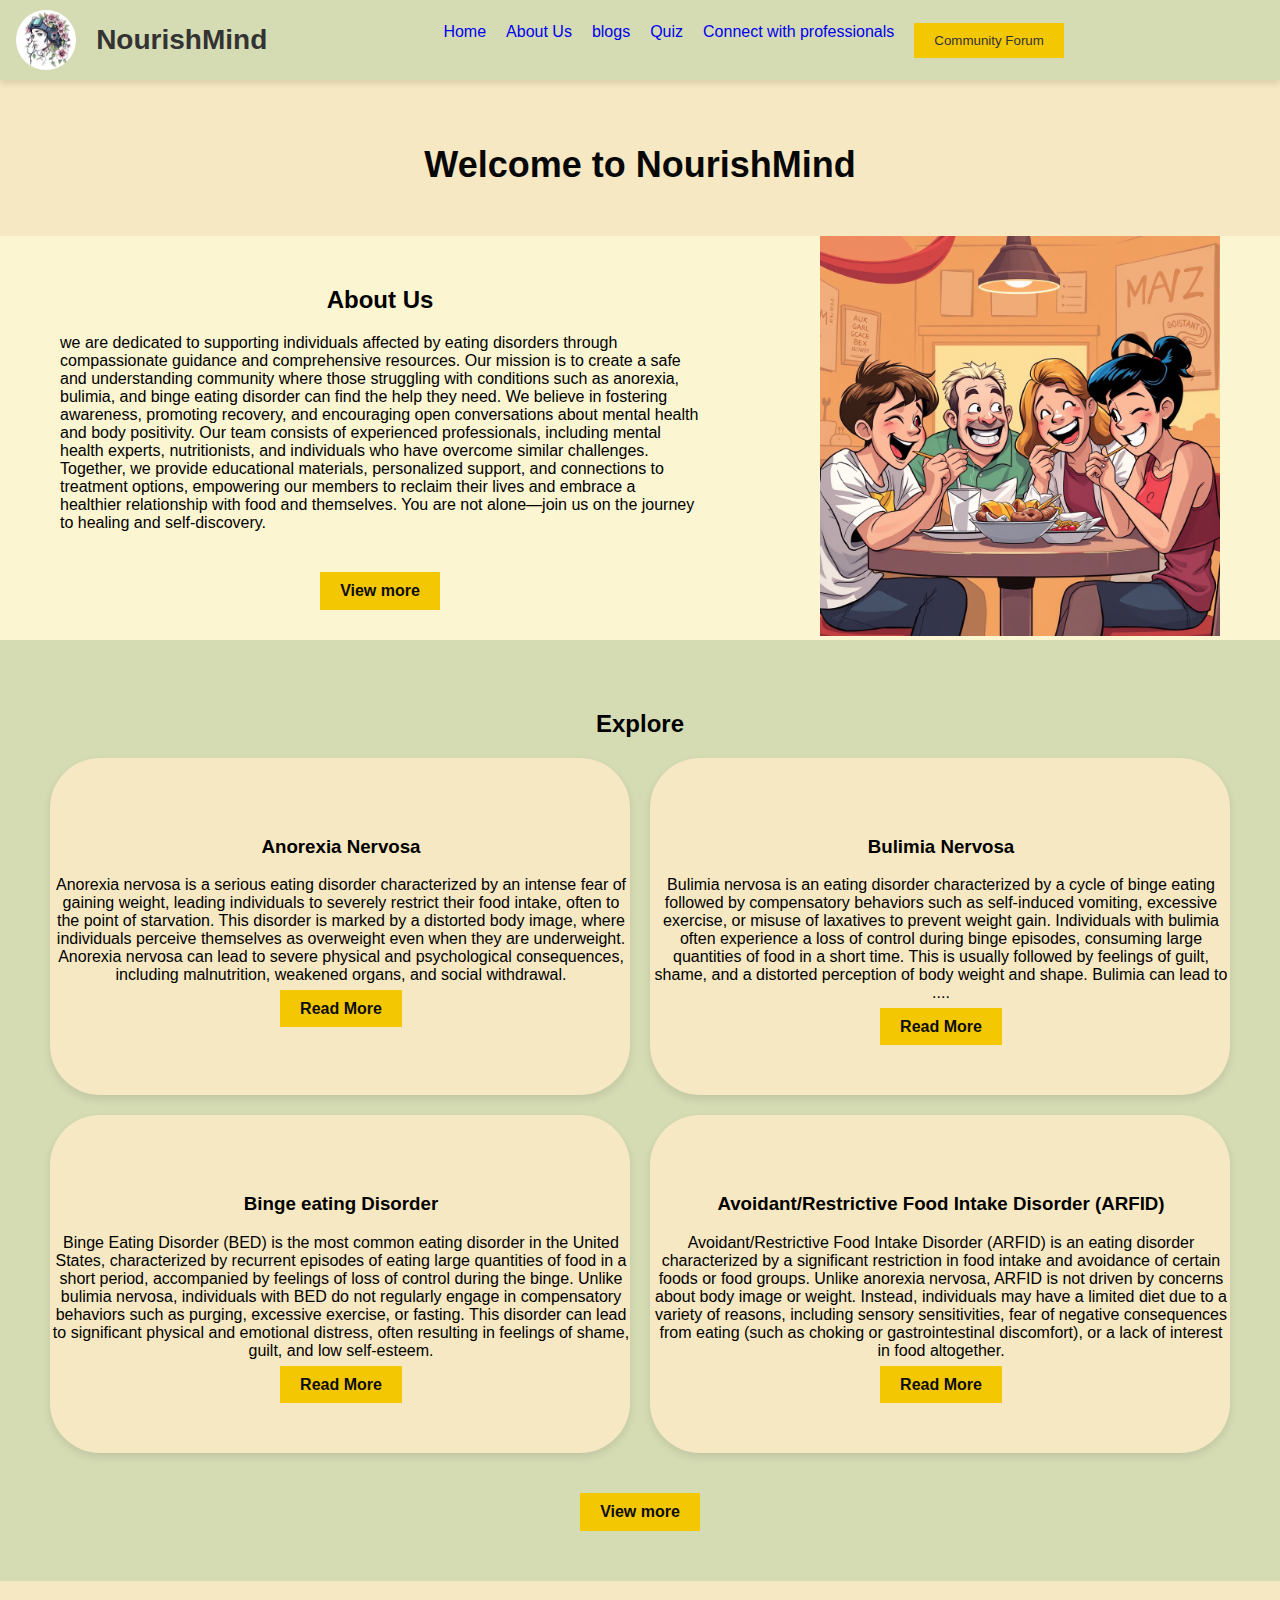
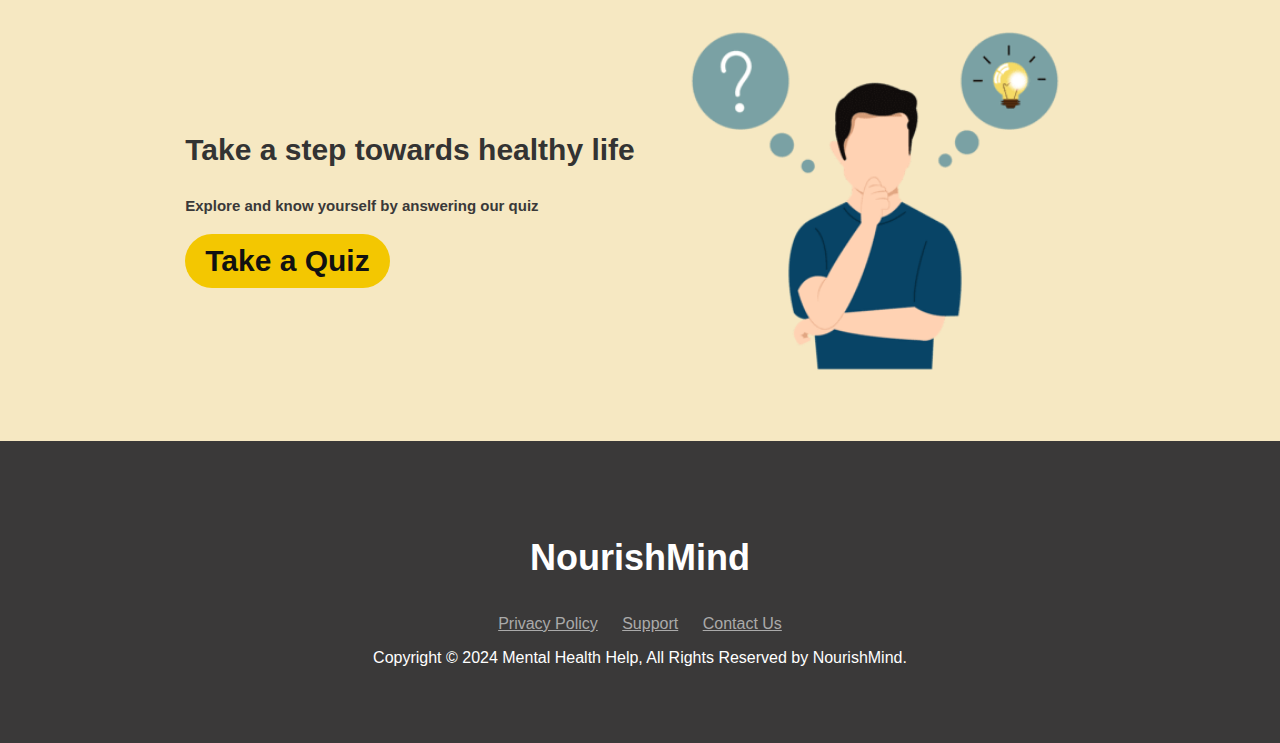
<file: index.html>
<!DOCTYPE html>
<html lang="en">
<head>
    <meta charset="UTF-8">
    <meta name="viewport" content="width=device-width, initial-scale=1.0">
    <title>NourishMind - Home</title>
    <link rel="stylesheet" href="homepage.css">
</head>
<body>
    <nav>
        <a  class="logo">
            <img src="Images/headh.png" alt="Logo" class="logo-image">
           
            <span>NourishMind</span>
        </a>
        <div class="links">
            <a href="index.html">Home</a>
            <a href="aboutUs.html">About Us</a>
            <a href="blog.html">blogs</a>
            <a href="quiz.html">Quiz</a>
            <a href="connect.html"> Connect with professionals</a>
            <a href="communtiy.html">
                <button class="cta">Community Forum</button>
            </a>
        </div>
    </nav>
       
    </nav>
    </div>
    <header class="header">
        <h1>Welcome to NourishMind</h1>
      
    </header>
    
        


    <!-- About Section -->
    <section class="about">
        <div class="about-text">
            <h2>About Us</h2>
            <p>we are dedicated to supporting individuals affected by eating disorders through compassionate guidance and comprehensive resources. Our mission is to create a safe and understanding community where those struggling with conditions such as anorexia, bulimia, and binge eating disorder can find the help they need. We believe in fostering awareness, promoting recovery, and encouraging open conversations about mental health and body positivity. Our team consists of experienced professionals, including mental health experts, nutritionists, and individuals who have overcome similar challenges. Together, we provide educational materials, personalized support, and connections to treatment options, empowering our members to reclaim their lives and embrace a healthier relationship with food and themselves. You are not alone—join us on the journey to healing and self-discovery.</p>
            <div class="view-more">
                <a href="#" class="btn"> View more </a>
            </div>
        </div>
      
        <div class="about-image">
            <img src="Images/group.png" alt="NourishMind About Us">
        </div>
    
        
        
    </section>

   
    <section class="blogs">
        <h2>Explore</h2>
        <div class="article-list">
            <div class="article-box">
            
                <div class="article-info">
                    <h3>Anorexia Nervosa</h3>
                    <p>Anorexia nervosa is a serious eating disorder characterized by an intense fear of gaining weight, leading individuals to severely restrict their food intake, often to the point of starvation. This disorder is marked by a distorted body image, where individuals perceive themselves as overweight even when they are underweight. Anorexia nervosa can lead to severe physical and psychological consequences, including malnutrition, weakened organs, and social withdrawal. </p>
                    <a href="#" class="btn">Read More</a>
                </div>
                </div>

               <div class="article-box">
                <div class="article-info">
                    <h3>Bulimia Nervosa</h3>
                    <p>Bulimia nervosa is an eating disorder characterized by a cycle of binge eating followed by compensatory behaviors such as self-induced vomiting, excessive exercise, or misuse of laxatives to prevent weight gain. Individuals with bulimia often experience a loss of control during binge episodes, consuming large quantities of food in a short time. This is usually followed by feelings of guilt, shame, and a distorted perception of body weight and shape. Bulimia can lead to ....</p>
                    <a href="#" class="btn">Read More</a>

                </div>
            </div>
            <div class="article-box">
                <div class="article-info">
                    <h3>Binge eating Disorder</h3>
                    <p>Binge Eating Disorder (BED) is the most common eating disorder in the United States, characterized by recurrent episodes of eating large quantities of food in a short period, accompanied by feelings of loss of control during the binge. Unlike bulimia nervosa, individuals with BED do not regularly engage in compensatory behaviors such as purging, excessive exercise, or fasting. This disorder can lead to significant physical and emotional distress, often resulting in feelings of shame, guilt, and low self-esteem.</p>
                    <a href="#" class="btn">Read More</a>

                </div>

            </div>
            <div class="article-box">
                <div class="article-info">
                    <h3>Avoidant/Restrictive Food Intake Disorder (ARFID)</h3>
                    <p>Avoidant/Restrictive Food Intake Disorder (ARFID) is an eating disorder characterized by a significant restriction in food intake and avoidance of certain foods or food groups. Unlike anorexia nervosa, ARFID is not driven by concerns about body image or weight. Instead, individuals may have a limited diet due to a variety of reasons, including sensory sensitivities, fear of negative consequences from eating (such as choking or gastrointestinal discomfort), or a lack of interest in food altogether.</p>
                    <a href="#" class="btn">Read More</a>
</div>
                </div>

            </div>
            <div class="view-more">
                <a href="blog.html" class="btn"> View more </a>
            </div>
    </section>
  
    <section class="quizz">

        <div class="left">
            <h3> Take a step towards healthy life  <h3> 
                <p> Explore and know yourself by answering  our quiz</p>
                <a href ="quiz.html" class="quiz-button">
                    <i class='bx bx-question-mark'></i>                <span>Take a Quiz</span>
                </a>
            </div>
            <img src="Images/think.png" alt="take a quiz">
          
       
       
    </section>
    
      
      
        <footer>
            <h3>NourishMind</h3>
            <div class="right">
                <div class="links">
                    <a href="#">Privacy Policy</a>
                    <a href="#">Support</a>
                    <a href="#">Contact Us</a>
                </div>
   
            
            <p>Copyright © 2024 Mental Health Help, All Rights Reserved by NourishMind.</p>
        </div>
    </footer>

</body>
</html>
</file>
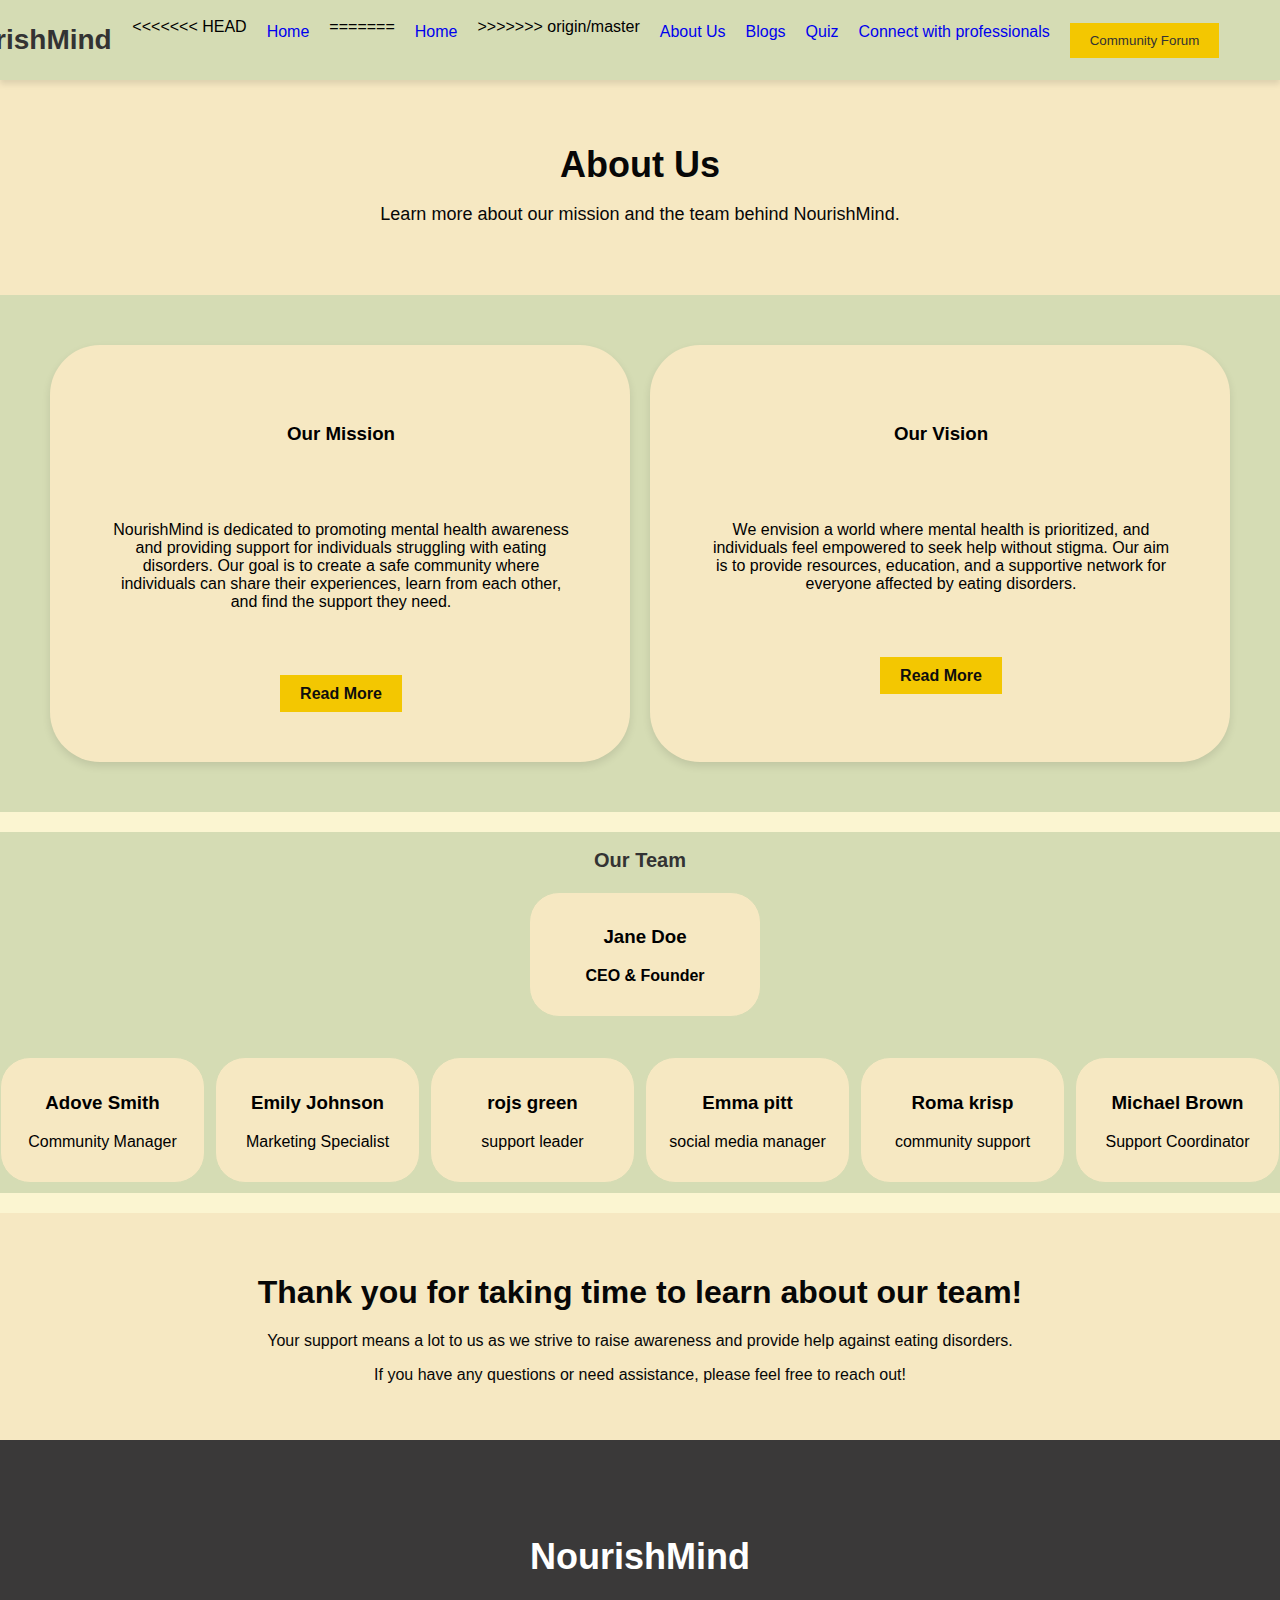
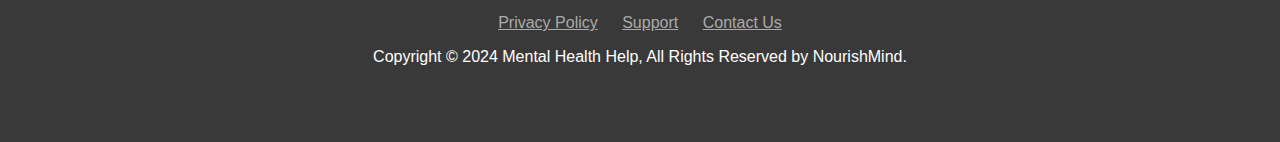
<file: aboutUs.html>
<!DOCTYPE html>
<html lang="en">
<head>
    <meta charset="UTF-8">
    <meta name="viewport" content="width=device-width, initial-scale=1.0">
    <title>NourishMind - Home</title>
    <link rel="stylesheet" href="blog.css">
</head>
<body>
    <nav>
        <a  class="logo">
            <img src="Images/headh.png" alt="Logo" class="logo-image">
           
            <span>NourishMind</span>
        </a>
        <div class="links">
<<<<<<< HEAD
            <a href="index.html">Home</a>
=======
            <a href="Homepage.html">Home</a>
>>>>>>> origin/master
            <a href="#">About Us</a>
            <a href="blog.html">Blogs</a>
            <a href="quiz.html">Quiz</a>
            <a href="connect.html"> Connect with professionals</a>
            <a href="communtiy.html">
                <button class="cta">Community Forum</button>
            </a>
            
        </div>
    </nav>
</div> 
<header class="header">
    <h1>About Us</h1>
    <p>Learn more about our mission and the team behind NourishMind.</p>
</header>

    <section class="blogs">
        
        <div class="article-list">
            <div class="article-box">
            
                <div class="article-info">
                    <h3>Our Mission </h3>
                    <p>NourishMind is dedicated to promoting mental health awareness and providing support for individuals struggling with eating disorders. Our goal is to create a safe community where individuals can share their experiences, learn from each other, and find the support they need. </p>
                    <a href="#" class="btn">Read More</a>
                </div>
                </div>

                <div class="article-box">
            
                    <div class="article-info">
                        <h3>Our Vision  </h3>
                        <p>We envision a world where mental health is prioritized, and individuals feel empowered to seek help without stigma. Our aim is to provide resources, education, and a supportive network for everyone affected by eating disorders. </p>
                        <a href="#" class="btn">Read More</a>
                    </div>
                    </div>
                    </div>
                    </section>

             
<section class="team">

    <section class="teamm">
        <h2>Our Team </h2>  
    </section>
    <div class="team-member ceo">
        <h3>Jane Doe</h3>
        <p>CEO & Founder</p>
    </div>
    <div class="team-members">
        <div class="team-member">
            <h3>Adove Smith</h3>
            <p>Community Manager</p>
        </div>
        <div class="team-member">
            <h3>Emily Johnson</h3>
            <p>Marketing Specialist</p>
        </div>
        <div class="team-member">
            <h3>rojs green</h3>
            <p>support leader</p>
        </div>
        <div class="team-member">
            <h3>Emma pitt</h3>
            <p>social media manager</p>
        </div>
        <div class="team-member">
            <h3>Roma krisp </h3>
            <p>community support </p>
        </div>
        <div class="team-member">
            <h3>Michael Brown</h3>
            <p>Support Coordinator</p>
        </div>
    </div>

</div>
    
</section>
<section class="thank-you">
    <h1>Thank you for taking time to learn about our team! </h1>
    <p>Your support means a lot to us as we strive to raise awareness and provide help against eating disorders.</p>
    <p>If you have any questions or need assistance, please feel free to reach out!</p>
</section>
<footer>
    <h3>NourishMind</h3>
    <div class="right">
        <div class="links">
            <a href="#">Privacy Policy</a>
            <a href="#">Support</a>
            <a href="#">Contact Us</a>
        </div>

    
    <p>Copyright © 2024 Mental Health Help, All Rights Reserved by NourishMind.</p>
</div>
</footer>

</body>
</html>
</file>
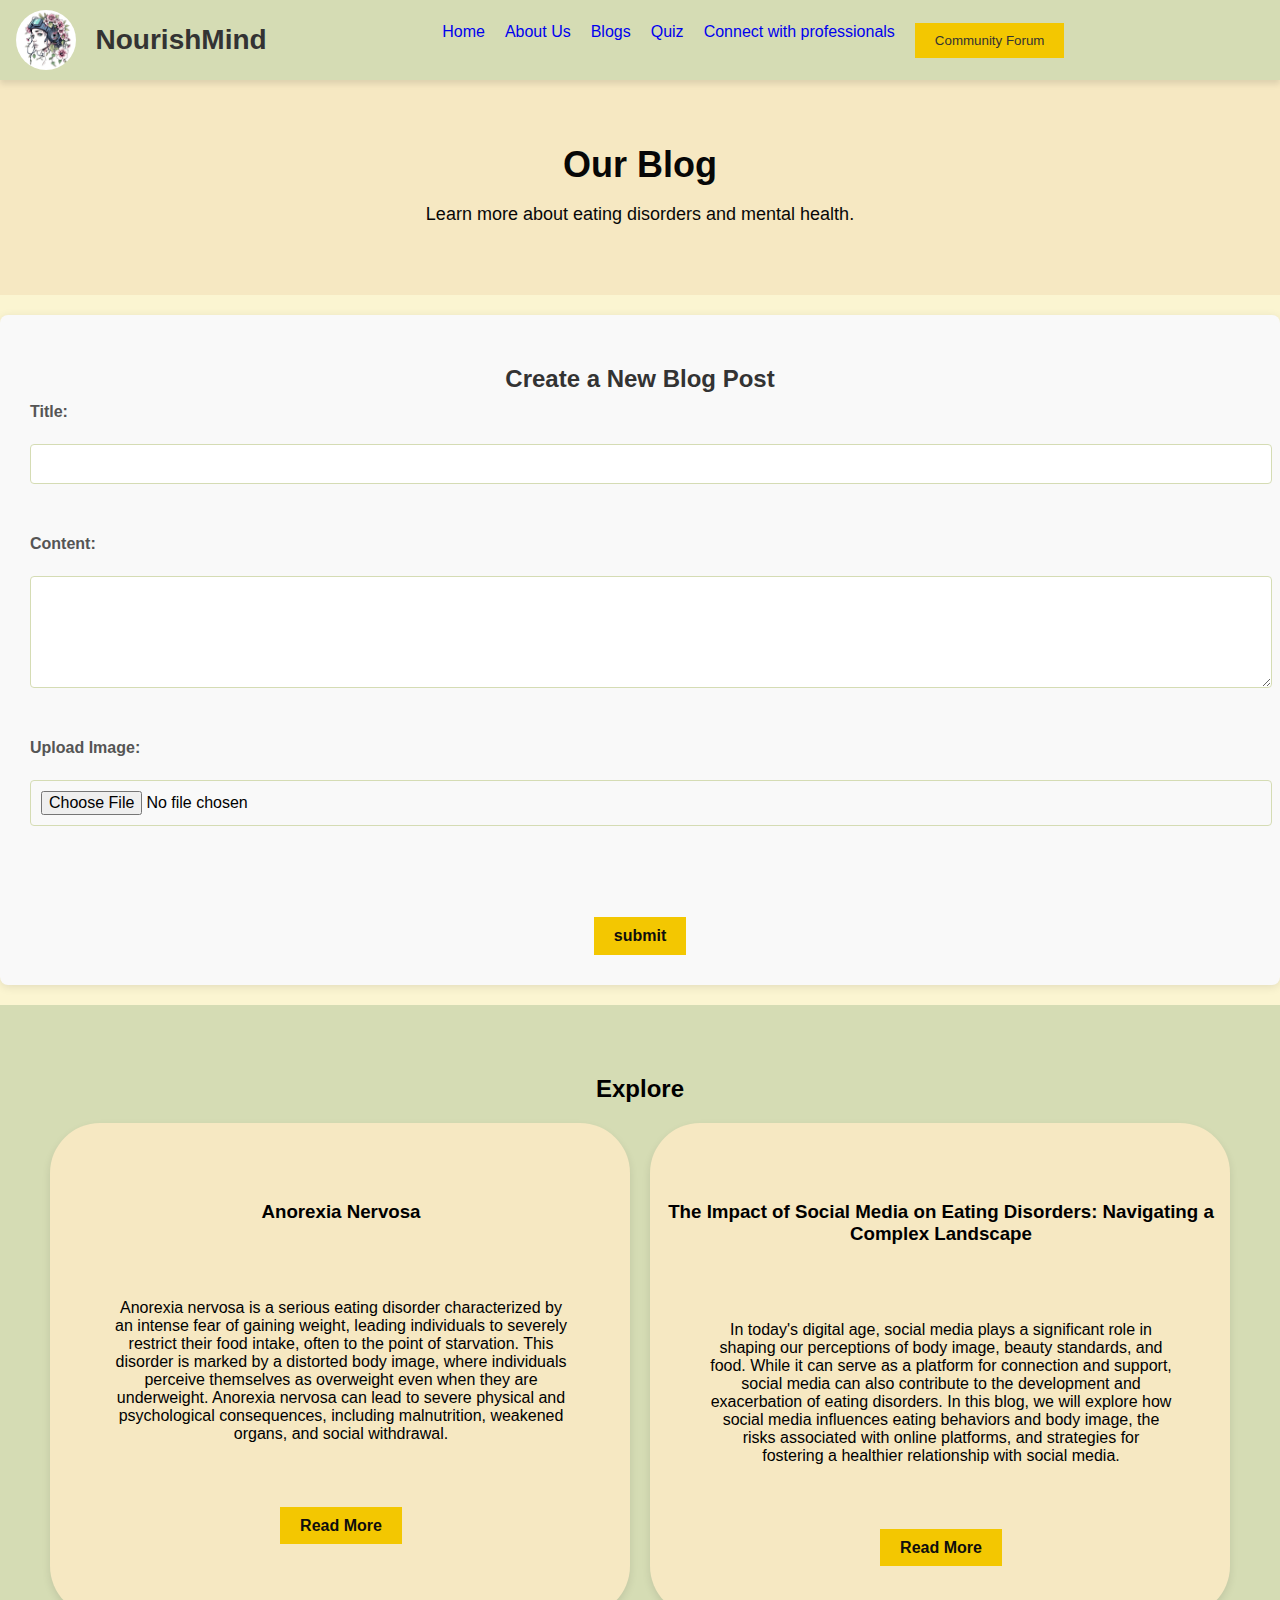
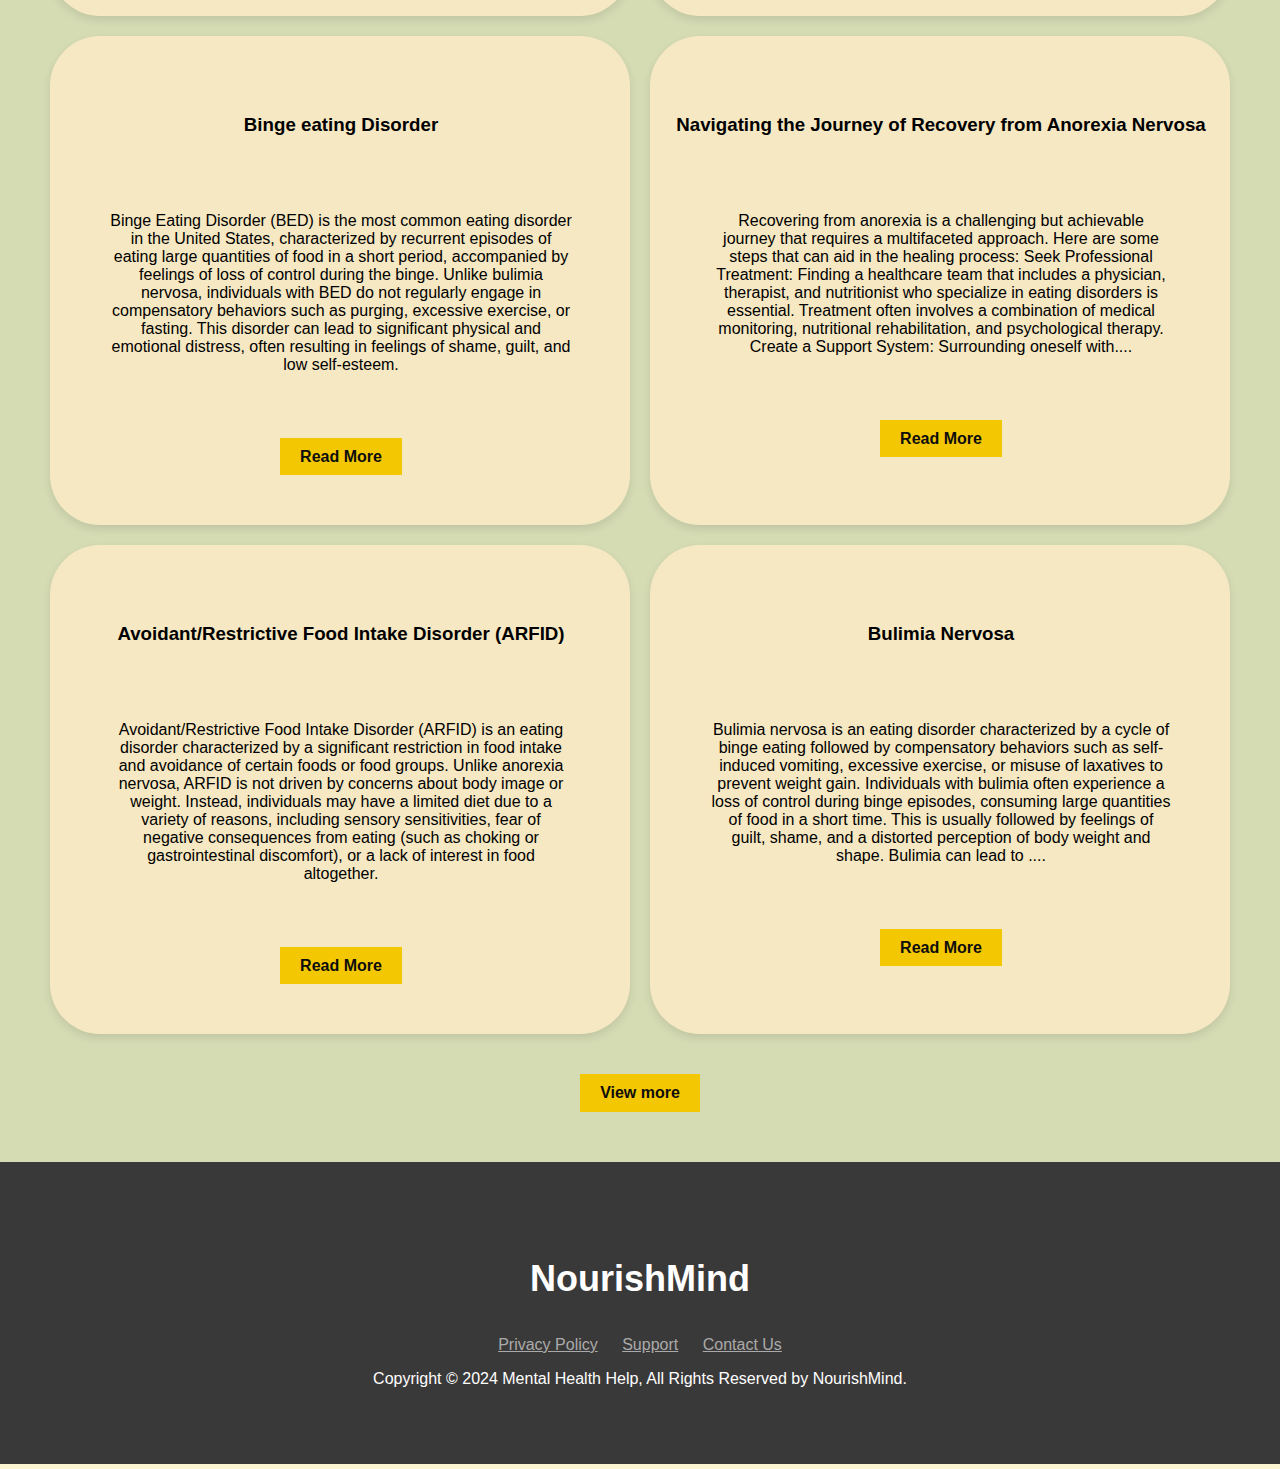
<file: blog.html>
<!DOCTYPE html>
<html lang="en">
<head>
    <meta charset="UTF-8">
    <meta name="viewport" content="width=device-width, initial-scale=1.0">
    <title>NourishMind - Home</title>
    <link rel="stylesheet" href="blog.css">
</head>
<body>
    <nav>
        <a  class="logo">
            <img src="Images/headh.png" alt="Logo" class="logo-image">
           
            <span>NourishMind</span>
        </a>
        <div class="links">
            <a href="index.html">Home</a>
            <a href="aboutUs.html">About Us</a>
            <a href="blog.html">Blogs</a>
            <a href="quiz.html">Quiz</a>
            <a href="connect.html"> Connect with professionals</a>
            <a href="communtiy.html">
                <button class="cta">Community Forum</button>
            </a>
            
        </div>
    </nav>
    </div>

    <header class="header">
        <h1>Our Blog</h1>
        <p>Learn more about eating disorders and mental health.</p>
    </header>
    <section class="create-post">
        <h2>Create a New Blog Post</h2>
        <form action="#" method="post" enctype="multipart/form-data" class="create-post-form">
            <label for="title">Title:</label><br>
            <input type="text" id="title" name="title" required><br><br>

            <label for="content">Content:</label><br>
            <textarea id="content" name="content" rows="5" required></textarea><br><br>

            <label for="image">Upload Image:</label><br>
            <input type="file" id="image" name="image" accept="image/*" required><br><br>

            <div class="view-more">
                <a href="blog.html" class="btn"> submit </a>
            </div>
        </form>
    </section>
    <section class="blogs">
        <h2>Explore</h2>
        <div class="article-list">
            <div class="article-box">
            
                <div class="article-info">
                    <h3>Anorexia Nervosa</h3>
                    <p>Anorexia nervosa is a serious eating disorder characterized by an intense fear of gaining weight, leading individuals to severely restrict their food intake, often to the point of starvation. This disorder is marked by a distorted body image, where individuals perceive themselves as overweight even when they are underweight. Anorexia nervosa can lead to severe physical and psychological consequences, including malnutrition, weakened organs, and social withdrawal. </p>
                    <a href="#" class="btn">Read More</a>
                </div>
                </div>

               <div class="article-box">
                <div class="article-info">
                    <h3>The Impact of Social Media on Eating Disorders: Navigating a Complex Landscape
                      </h3>
                    <p>In today's digital age, social media plays a significant role in shaping our perceptions of body image, beauty standards, and food. While it can serve as a platform for connection and support, social media can also contribute to the development and exacerbation of eating disorders. In this blog, we will explore how social media influences eating behaviors and body image, the risks associated with online platforms, and strategies for fostering a healthier relationship with social media.</p>
                    <a href="#" class="btn">Read More</a>

                </div>
            </div>
            <div class="article-box">
                <div class="article-info">
                    <h3>Binge eating Disorder</h3>
                    <p>Binge Eating Disorder (BED) is the most common eating disorder in the United States, characterized by recurrent episodes of eating large quantities of food in a short period, accompanied by feelings of loss of control during the binge. Unlike bulimia nervosa, individuals with BED do not regularly engage in compensatory behaviors such as purging, excessive exercise, or fasting. This disorder can lead to significant physical and emotional distress, often resulting in feelings of shame, guilt, and low self-esteem.</p>
                    <a href="#" class="btn">Read More</a>

                </div>

            </div>
            <div class="article-box">
                <div class="article-info">
                    <h3>Navigating the Journey of Recovery from Anorexia Nervosa
                        </h3>
                    <p>Recovering from anorexia is a challenging but achievable journey that requires a multifaceted approach. Here are some steps that can aid in the healing process: Seek Professional Treatment: Finding a healthcare team that includes a physician, therapist, and nutritionist who specialize in eating disorders is essential. Treatment often involves a combination of medical monitoring, nutritional rehabilitation, and psychological therapy. Create a Support System: Surrounding oneself with....</p>
                    <a href="#" class="btn">Read More</a>
</div>
                </div>
                <div class="article-box">
                    <div class="article-info">
                        <h3>Avoidant/Restrictive Food Intake Disorder (ARFID) </h3>
                        <p>Avoidant/Restrictive Food Intake Disorder (ARFID) is an eating disorder characterized by a significant restriction in food intake and avoidance of certain foods or food groups. Unlike anorexia nervosa, ARFID is not driven by concerns about body image or weight. Instead, individuals may have a limited diet due to a variety of reasons, including sensory sensitivities, fear of negative consequences from eating (such as choking or gastrointestinal discomfort), or a lack of interest in food altogether.</p>
                        <a href="#" class="btn">Read More</a>
    </div>
                    </div>
          
            <div class="article-box">
                <div class="article-info">
                    <h3>  Bulimia Nervosa </h3>
                    <p>Bulimia nervosa is an eating disorder characterized by a cycle of binge eating followed by compensatory behaviors such as self-induced vomiting, excessive exercise, or misuse of laxatives to prevent weight gain. Individuals with bulimia often experience a loss of control during binge episodes, consuming large quantities of food in a short time. This is usually followed by feelings of guilt, shame, and a distorted perception of body weight and shape. Bulimia can lead to ....</p>
                    <a href="#" class="btn">Read More</a>
</div>
                </div>
        </div>
            <div class="view-more">
                <a href="blog.html" class="btn"> View more </a>
            </div>
    </section>

    <footer>
        <h3>NourishMind</h3>
        <div class="right">
            <div class="links">
                <a href="#">Privacy Policy</a>
                <a href="#">Support</a>
                <a href="#">Contact Us</a>
            </div>

        
        <p>Copyright © 2024 Mental Health Help, All Rights Reserved by NourishMind.</p>
    </div>
</footer>

</body>
</html>
</file>
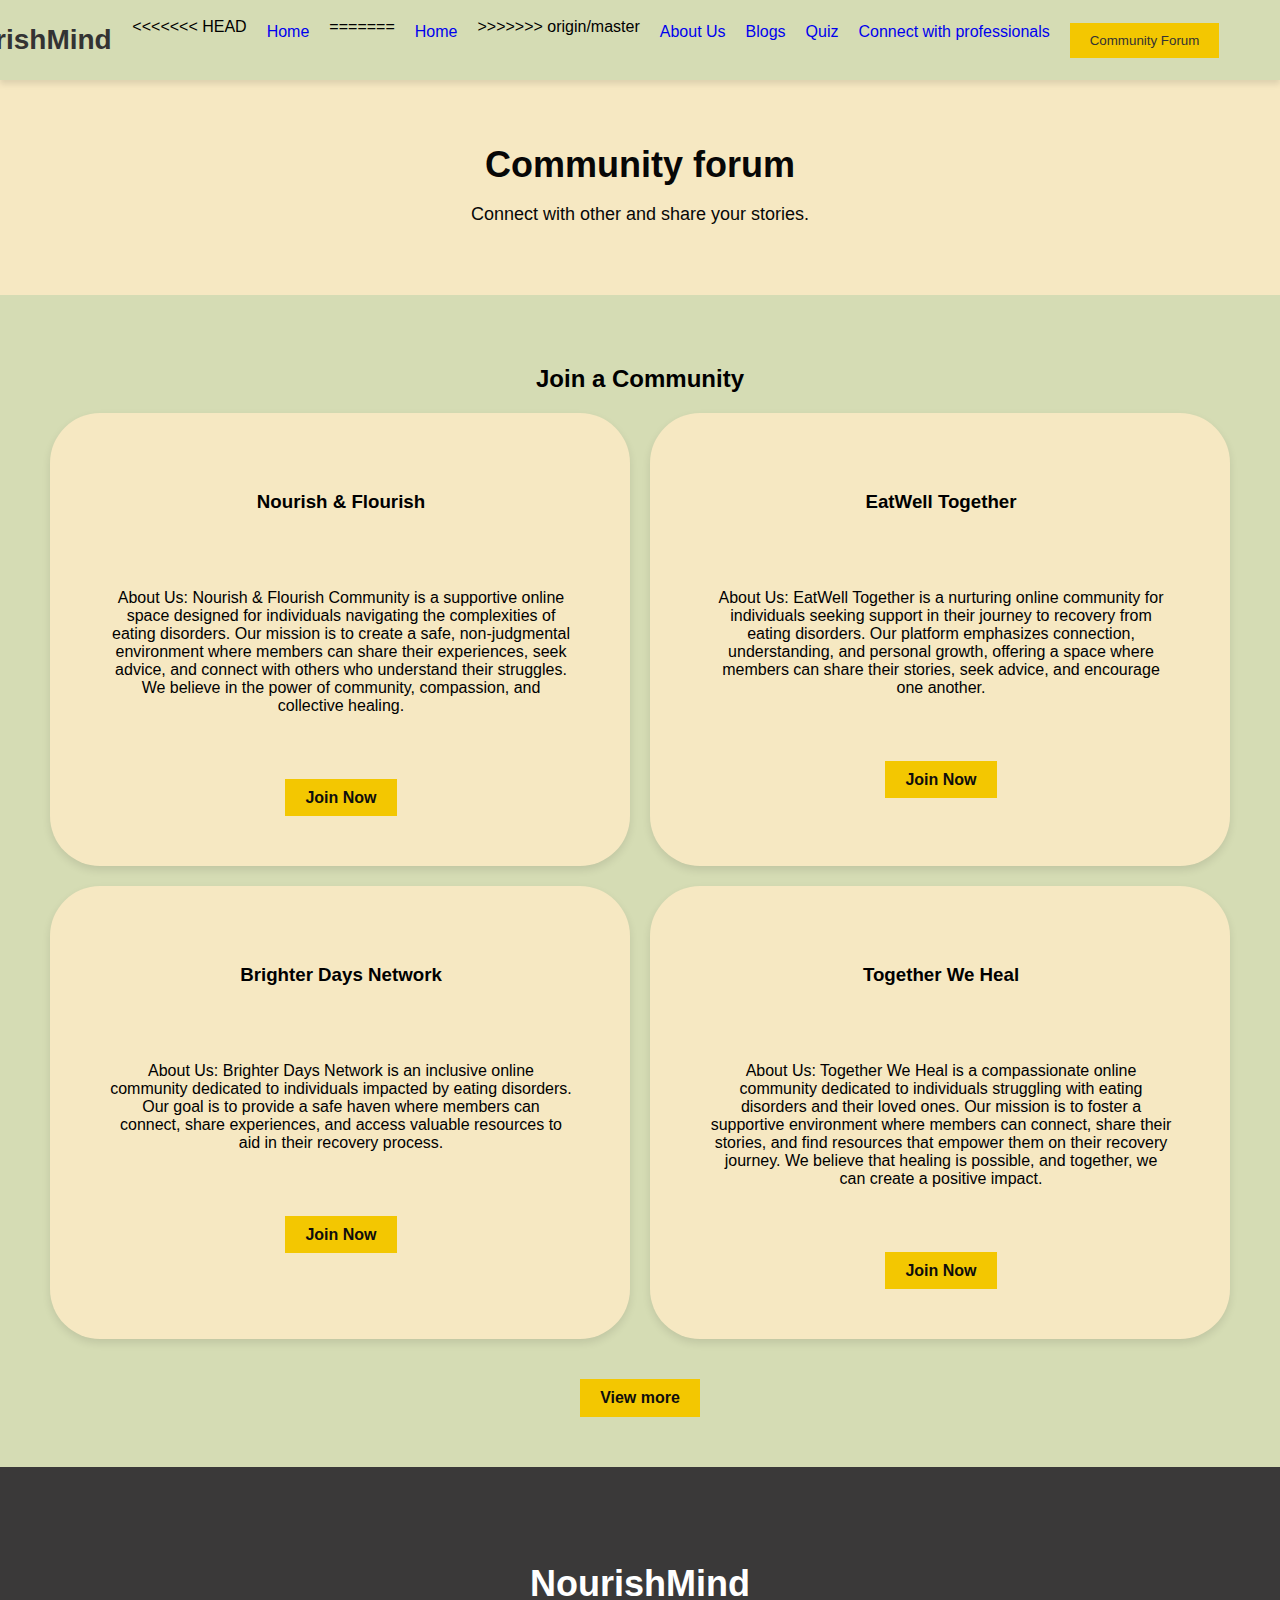
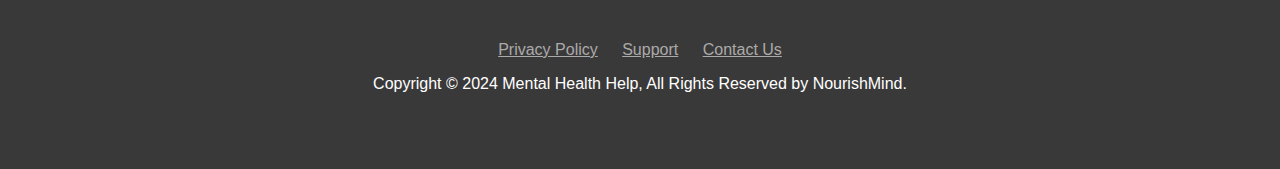
<file: communtiy.html>
<!DOCTYPE html>
<html lang="en">
<head>
    <meta charset="UTF-8">
    <meta name="viewport" content="width=device-width, initial-scale=1.0">
    <title>NourishMind - Home</title>
    <link rel="stylesheet" href="blog.css">
</head>
<body>
    <nav>
        <a  class="logo">
            <img src="Images/headh.png" alt="Logo" class="logo-image">
           
            <span>NourishMind</span>
        </a>
        <div class="links">
<<<<<<< HEAD
            <a href="index.html">Home</a>
=======
            <a href="Homepage.html">Home</a>
>>>>>>> origin/master
            <a href="aboutUs.html">About Us</a>
            <a href="blog.html">Blogs</a>
            <a href="quiz.html">Quiz</a>
            <a href="connect.html"> Connect with professionals</a>
            <a href="communtiy.html">
                <button class="cta">Community Forum</button>
            </a>
            
        </div>
    </nav>
</div> 
<header class="header">
    <h1>Community forum</h1>
    <p>Connect with other and share your stories.</p>
</header>

<section class="blogs">
    <h2>Join a Community </h2>

    <div class="article-list">
        <div class="article-box">
        
            <div class="article-info">
                <h3>Nourish & Flourish </h3>
                <p>About Us:
                    Nourish & Flourish Community is a supportive online space designed for individuals navigating the complexities of eating disorders. Our mission is to create a safe, non-judgmental environment where members can share their experiences, seek advice, and connect with others who understand their struggles. We believe in the power of community, compassion, and collective healing. </p>
                <a href="#" class="btn">Join Now</a>
            </div>
            </div>
            <div class="article-box">
            <div class="article-info">
                <h3>EatWell Together </h3>
                <p>About Us:
                    EatWell Together is a nurturing online community for individuals seeking support in their journey to recovery from eating disorders. Our platform emphasizes connection, understanding, and personal growth, offering a space where members can share their stories, seek advice, and encourage one another. </p>
                <a href="#" class="btn">Join Now</a>
            </div>
            
    </div>
    <div class="article-box">
        <div class="article-info">
            <h3>Brighter Days Network
            </h3>
            <p>About Us:
                Brighter Days Network is an inclusive online community dedicated to individuals impacted by eating disorders. Our goal is to provide a safe haven where members can connect, share experiences, and access valuable resources to aid in their recovery process. </p>
            <a href="#" class="btn">Join Now</a>
        </div>
        
</div>
<div class="article-box">
    <div class="article-info">
        <h3>Together We Heal
        </h3>
        <p>About Us:
            Together We Heal is a compassionate online community dedicated to individuals struggling with eating disorders and their loved ones. Our mission is to foster a supportive environment where members can connect, share their stories, and find resources that empower them on their recovery journey. We believe that healing is possible, and together, we can create a positive impact. </p>
        <a href="#" class="btn">Join Now</a>
    </div>
    
</div>
</div>
<div class="view-more">
    <a href="blog.html" class="btn"> View more </a>
</div>
</section>

            <footer>
                <h3>NourishMind</h3>
                <div class="right">
                    <div class="links">
                        <a href="#">Privacy Policy</a>
                        <a href="#">Support</a>
                        <a href="#">Contact Us</a>
                    </div>
        
                
                <p>Copyright © 2024 Mental Health Help, All Rights Reserved by NourishMind.</p>
            </div>
            
        </footer>
    <script src="forum.js"></script>
</body>
</html>
</file>
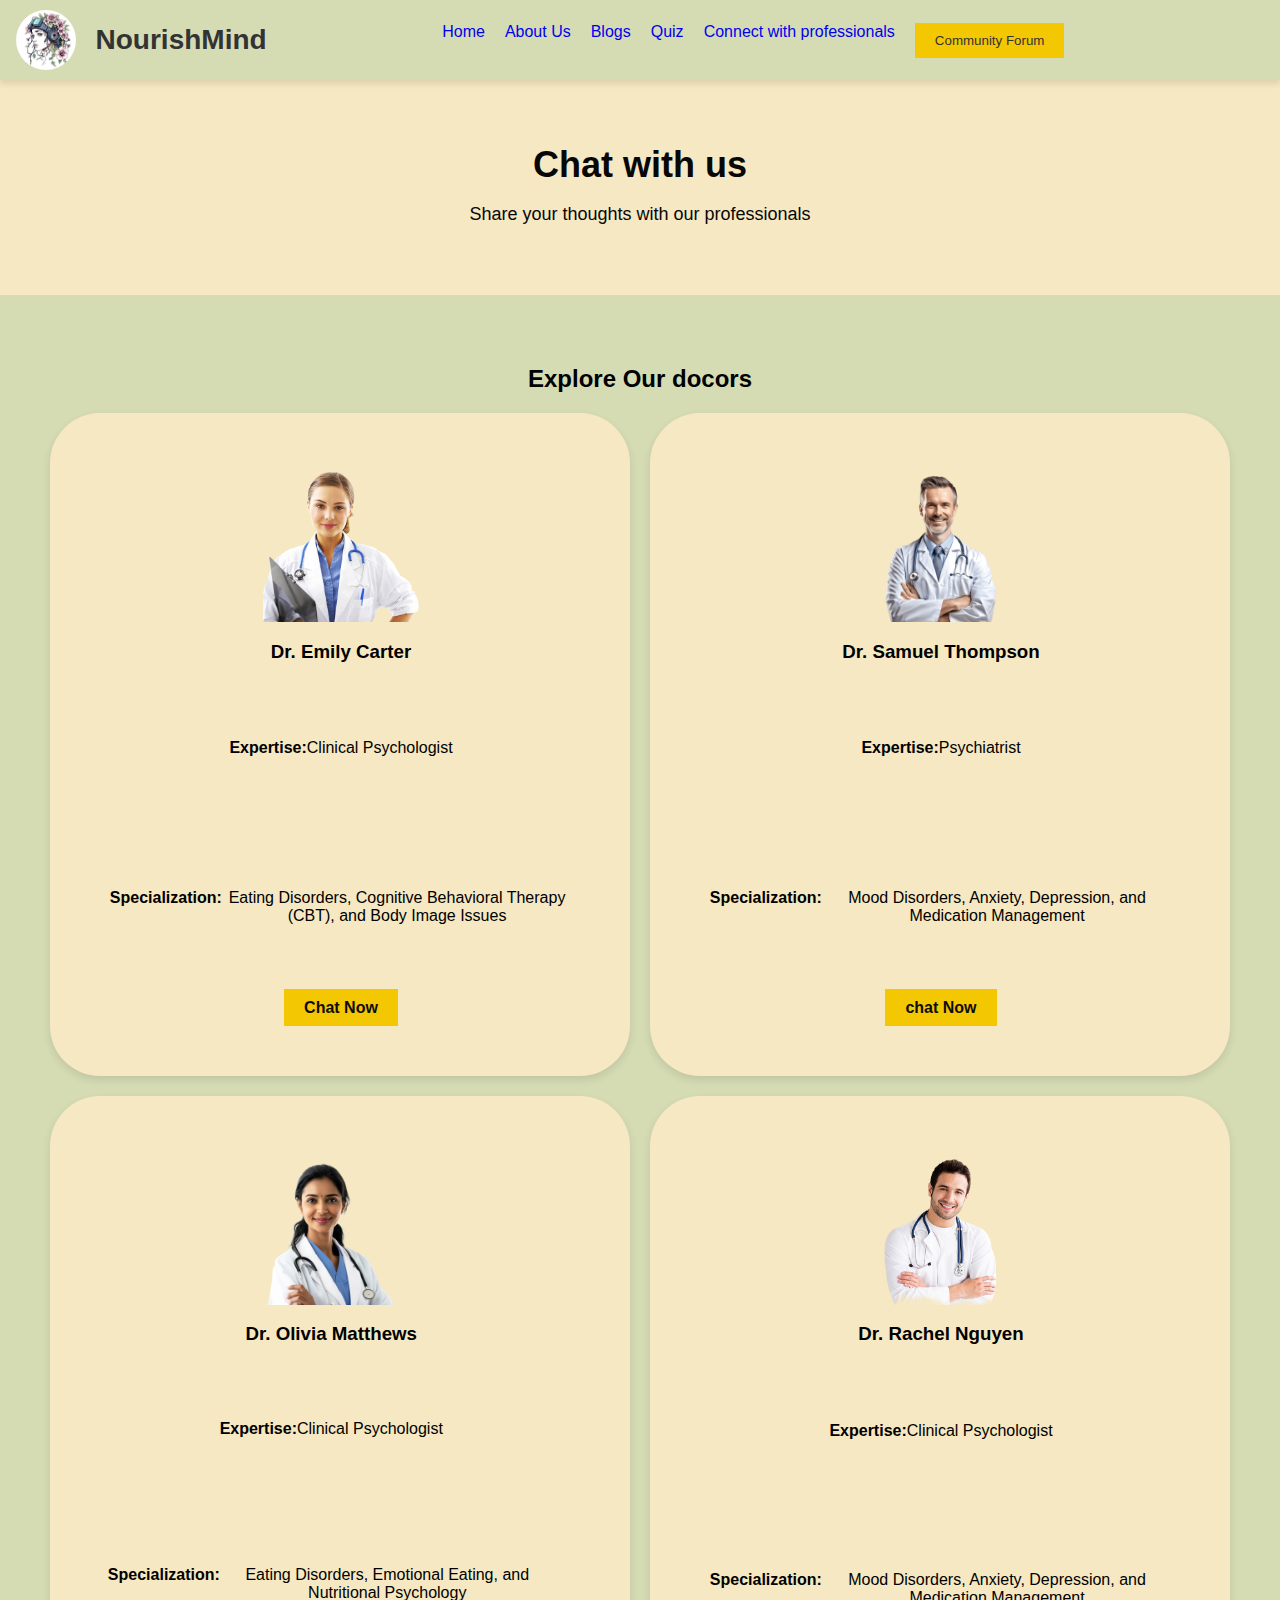
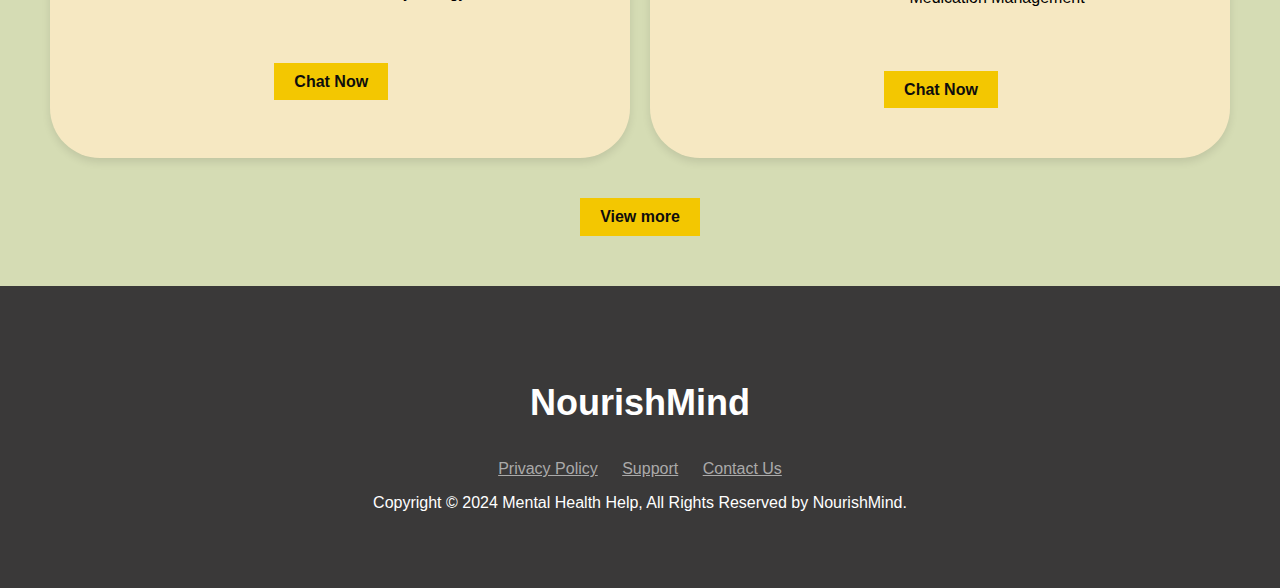
<file: connect.html>
<!DOCTYPE html>
<html lang="en">
<head>
    <meta charset="UTF-8">
    <meta name="viewport" content="width=device-width, initial-scale=1.0">
    <title>NourishMind - Home</title>
    <link rel="stylesheet" href="blog.css">
</head>
<body>
    <nav>
        <a  class="logo">
            <img src="Images/headh.png" alt="Logo" class="logo-image">
           
            <span>NourishMind</span>
        </a>
        <div class="links">

            <a href="index.html">Home</a>

            <a href="aboutUs.html">About Us</a>
            <a href="blog.html">Blogs</a>
            <a href="quiz.html">Quiz</a>
            <a href="connect.html"> Connect with professionals</a>
            <a href="communtiy.html">
                <button class="cta">Community Forum</button>
            </a>
            
        </div>
    </nav>
    </div>
    <header class="header">
        <h1>Chat with us</h1>
        <p>Share your thoughts with our professionals</p>
    </header>

    <section class="blogs">
        <h2>Explore Our docors</h2>
        <div class="article-list">
            <div class="article-box">
            
                <div class="article-info">
                    <img src="Images/doc1.png" alt="doctor" class="profile-image"> 
                    <h3>Dr. Emily Carter</h3>
                    <p><b>Expertise:</b> Clinical Psychologist </p>
                    <p><b>Specialization:</b> Eating Disorders, Cognitive Behavioral Therapy (CBT), and Body Image Issues </p>
                    <a href="#" class="btn">Chat Now</a>
                </div>
            </div>
                    <div class="article-box">
                    
                        <div class="article-info">
                            <img src="Images/doc2.png" alt="doctor" class="profile-image"> 
                            <h3>Dr. Samuel Thompson</h3>
                            <p><b>Expertise:</b> Psychiatrist </p>
                            <p> <b>Specialization:</b> Mood Disorders, Anxiety, Depression, and Medication Management </p>
                            <a href="#" class="btn">chat Now</a>
                        </div>
                        </div>
                        <div class="article-box">
                    
                            <div class="article-info">
                                <img src="Images/doc3.png" alt="doctor" class="profile-image"> 
                                <h3>Dr. Olivia Matthews</h3>
                                <p><b>Expertise:</b> Clinical Psychologist </p>
                                <p><b>Specialization:</b> Eating Disorders, Emotional Eating, and Nutritional Psychology</p>
                                <a href="#" class="btn">Chat Now</a>
                            </div>
                            </div>

                        <div class="article-box">
                    
                            <div class="article-info">
                                <img src="Images/doc4.png" alt="doctor" class="profile-image"> 
                                <h3>Dr. Rachel Nguyen</h3>
                                <p><b> Expertise:</b> Clinical Psychologist </p>
                                <p><b>Specialization:</b> Mood Disorders, Anxiety, Depression, and Medication Management </p>
                                <a href="#" class="btn">Chat Now</a>
                            </div>
                            </div>
                        </div>
                        <div class="view-more">
                            <a href="blog.html" class="btn"> View more </a>
                        </div>
                        </section>
                       

                        <footer>
                            <h3>NourishMind</h3>
                            <div class="right">
                                <div class="links">
                                    <a href="#">Privacy Policy</a>
                                    <a href="#">Support</a>
                                    <a href="#">Contact Us</a>
                                </div>
                   
                            
                            <p>Copyright © 2024 Mental Health Help, All Rights Reserved by NourishMind.</p>
                        </div>
                    </footer>
                
                </body>
                </html>
</file>
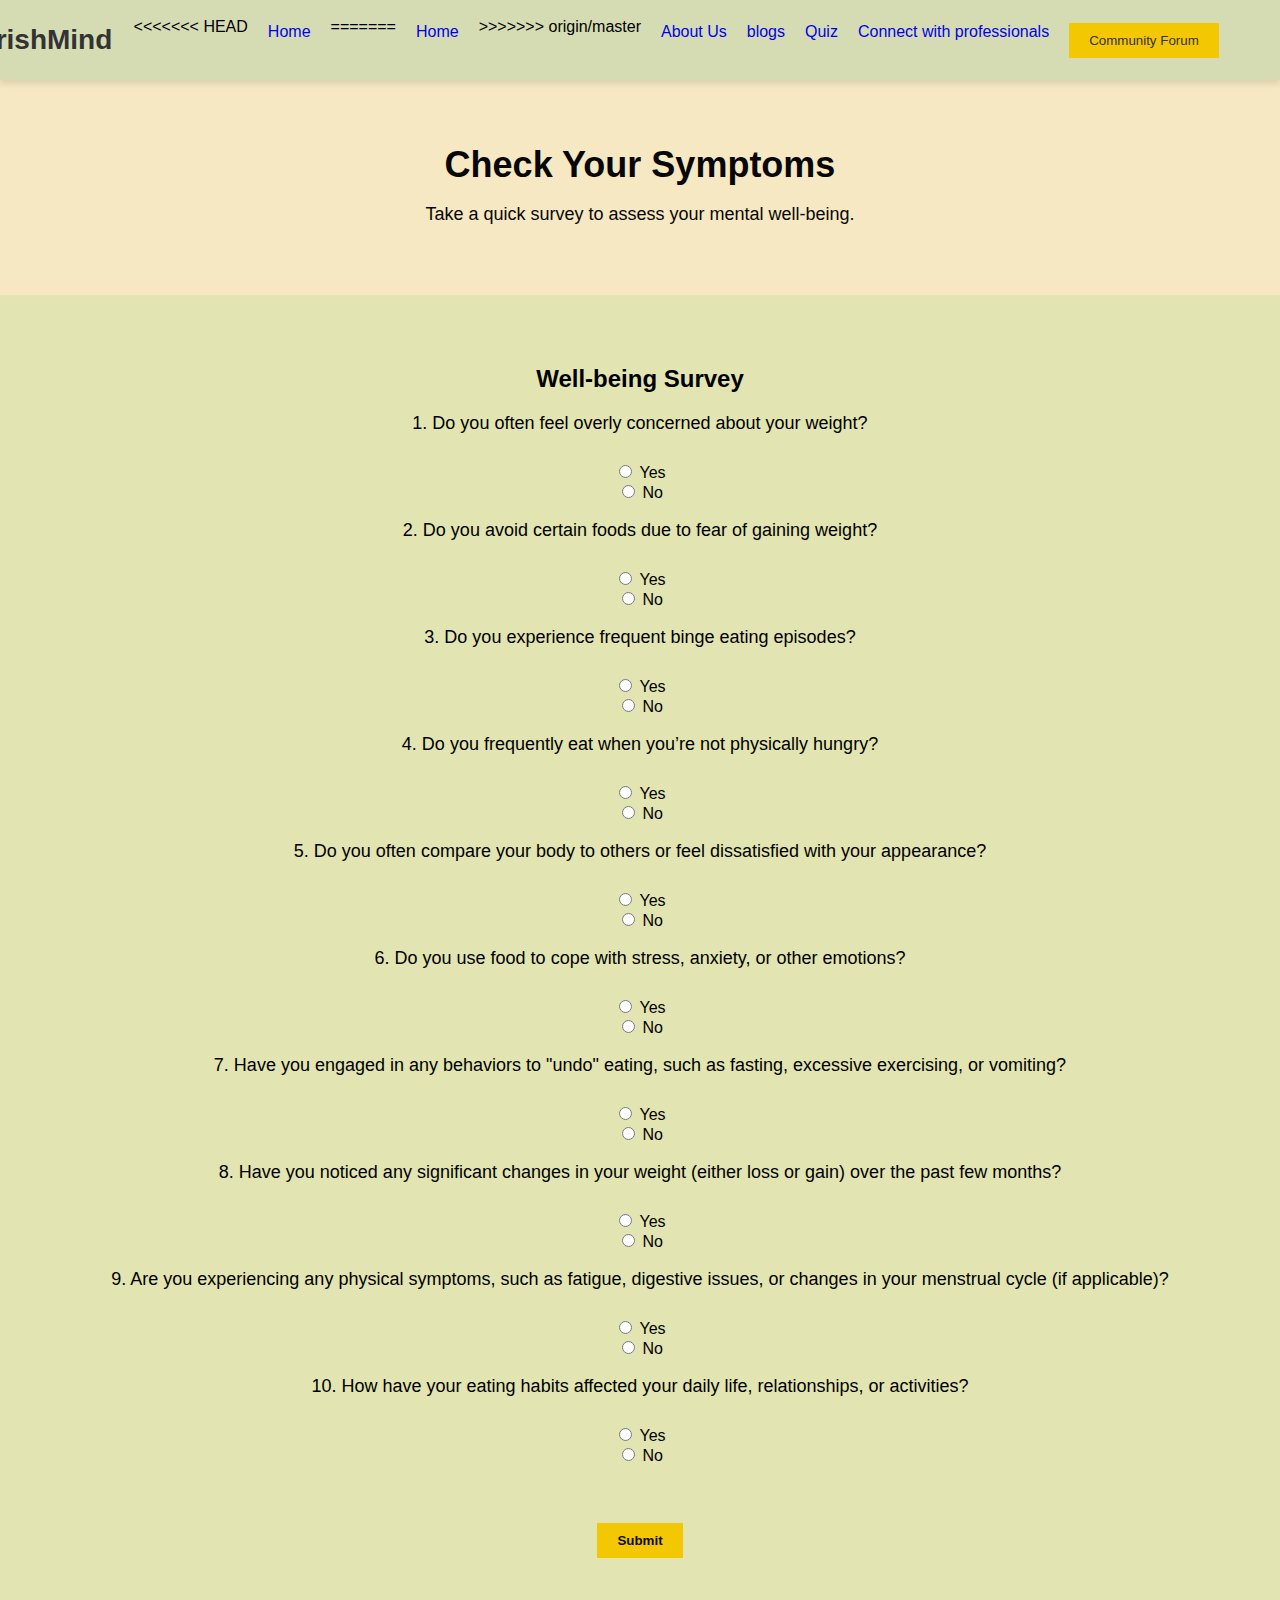
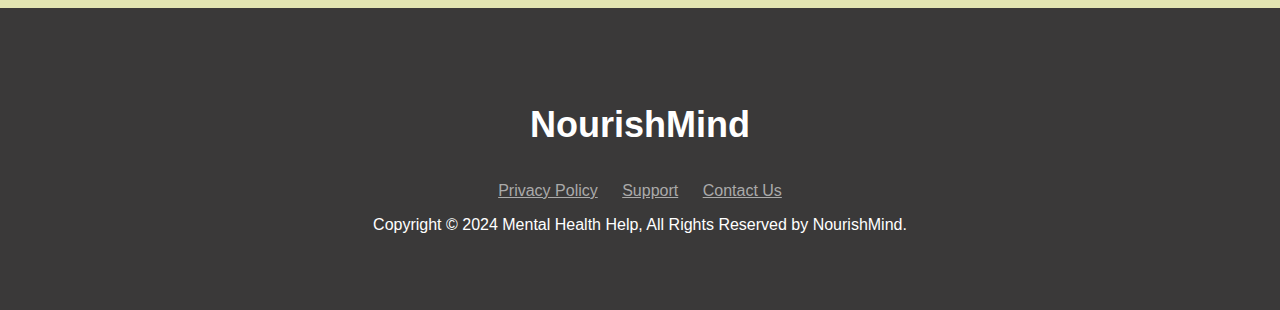
<file: quiz.html>
<!DOCTYPE html>
<html lang="en">
<head>
    <meta charset="UTF-8">
    <meta name="viewport" content="width=device-width, initial-scale=1.0">
    <title>NourishMind - Home</title>
    <link rel="stylesheet" href="quizz.css">
   <script src="quiz.js" defer></script>
</head>
<body>
    
    <nav>
        <a  class="logo">
            <img src="Images/headh.png" alt="Logo" class="logo-image">
           
            <span>NourishMind</span>
        </a>
        <div class="links">
<<<<<<< HEAD
            <a href="index.html">Home</a>
=======
            <a href="Homepage.html">Home</a>
>>>>>>> origin/master
            <a href="aboutUs.html">About Us</a>
            <a href="Blog.html">blogs</a>
            <a href="quiz.html">Quiz</a>
            <a href="connect.html"> Connect with professionals</a>
            <a href="communtiy.html">
                <button class="cta">Community Forum</button>
            </a>
        </div>
    </nav>
    <header class="header">
        <h1>Check Your Symptoms</h1>
        <p>Take a quick survey to assess your mental well-being. </p>
      

    </header>


    <section class="quiz-section">
        <h2>Well-being Survey</h2>
        <form id="quizForm" action="#" method="post" class="quiz-form">
            <!-- Question 1 -->
            <label for="question1">1. Do you often feel overly concerned about your weight?</label><br>
            <input type="radio" id="question1-yes" name="question1" value="yes"> Yes<br>
            <input type="radio" id="question1-no" name="question1" value="no"> No<br><br>
            
            <!-- Question 2 -->
            <label for="question2">2. Do you avoid certain foods due to fear of gaining weight?</label><br>
            <input type="radio" id="question2-yes" name="question2" value="yes"> Yes<br>
            <input type="radio" id="question2-no" name="question2" value="no"> No<br><br>
    
            <!-- Question 3 -->
            <label for="question3">3. Do you experience frequent binge eating episodes?</label><br>
            <input type="radio" id="question3-yes" name="question3" value="yes"> Yes<br>
            <input type="radio" id="question3-no" name="question3" value="no"> No<br><br>
    
            <!-- Question 4 -->
            <label for="question4">4. Do you frequently eat when you’re not physically hungry?</label><br>
            <input type="radio" id="question4-yes" name="question4" value="yes"> Yes<br>
            <input type="radio" id="question4-no" name="question4" value="no"> No<br><br>
    
            <!-- Question 5 -->
            <label for="question5">5. Do you often compare your body to others or feel dissatisfied with your appearance?</label><br>
            <input type="radio" id="question5-yes" name="question5" value="yes"> Yes<br>
            <input type="radio" id="question5-no" name="question5" value="no"> No<br><br>
    
            <!-- Question 6 -->
            <label for="question6">6. Do you use food to cope with stress, anxiety, or other emotions?</label><br>
            <input type="radio" id="question6-yes" name="question6" value="yes"> Yes<br>
            <input type="radio" id="question6-no" name="question6" value="no"> No<br><br>
    
            <!-- Question 7 -->
            <label for="question7">7. Have you engaged in any behaviors to "undo" eating, such as fasting, excessive exercising, or vomiting?</label><br>
            <input type="radio" id="question7-yes" name="question7" value="yes"> Yes<br>
            <input type="radio" id="question7-no" name="question7" value="no"> No<br><br>
    
            <!-- Question 8 -->
            <label for="question8">8. Have you noticed any significant changes in your weight (either loss or gain) over the past few months?</label><br>
            <input type="radio" id="question8-yes" name="question8" value="yes"> Yes<br>
            <input type="radio" id="question8-no" name="question8" value="no"> No<br><br>
    
            <!-- Question 9 -->
            <label for="question9">9. Are you experiencing any physical symptoms, such as fatigue, digestive issues, or changes in your menstrual cycle (if applicable)?</label><br>
            <input type="radio" id="question9-yes" name="question9" value="yes"> Yes<br>
            <input type="radio" id="question9-no" name="question9" value="no"> No<br><br>
    
            <!-- Question 10 -->
            <label for="question10">10. How have your eating habits affected your daily life, relationships, or activities?</label><br>
            <input type="radio" id="question10-yes" name="question10" value="yes"> Yes<br>
            <input type="radio" id="question10-no" name="question10" value="no"> No<br><br>
    
            <!-- Submit Button -->
            <div class="view-more">
                <button type="submit" class="btn">Submit</button>
            </div>
        </form>
        <div id="quizResult" class="result-section"></div>
    </section>

    <footer>
        <h3>NourishMind</h3>
        <div class="right">
            <div class="links">
                <a href="#">Privacy Policy</a>
                <a href="#">Support</a>
                <a href="#">Contact Us</a>
            </div>

        
        <p>Copyright © 2024 Mental Health Help, All Rights Reserved by NourishMind.</p>
    </div>
</footer>
</body>
</html>
</file>
<file: homepage.css>
body {
    font-family: 'Arial', sans-serif;
    margin: 0;
    padding: 0;
    background-color: #fbf5d1;
}
.quizz {
    padding: 0 40px; 
    height: calc(100vh-80px);
    display: flex;
    justify-content: center;
    background-color: #f6e8c2;
    align-items: center;

}
.quizz .left{
    max-width: 600px;
}
.quizz .left h3{
    font-size: 30px;
    color: #333;

}
.quiz-button {
    display: inline-flex;
    align-items: center; 
    background-color: #f3c701;
    color: rgb(17, 17, 17);
    padding: 10px 20px;
    border-radius: 30px; 
    transition: background-color 0.3s ease; 
    text-decoration: none; 
    cursor: pointer;
}
.quizz .left p{
    margin: 20px 0;
    color: #3a3939;
    font-size: 15px;
}
.quizz img{
    width: 100%;
    padding: 20px;
    height: auto;
    max-width: 400px;
    border-radius: 20px;
    margin-bottom: 20px;
    margin-left: 20px;
}


nav {
    padding: 0 40px;
    display: flex;
    align-items: center;
    justify-content:flex-end;
    height: 80px;
    background-color: #d5dcb4;
    box-shadow: 0 4px 6px rgba(0, 0, 0, 0.1);
    position: relative; 
    justify-content: space-evenly;
}

nav .logo {
    display: flex; 
    align-items: center; 
}
.logo-image {
    width: 60px; 
    height: 60px; 
    border-radius: 50%;
    margin-right: 30px; 
    margin-left: -200px;
}

nav a.logo {
    align-items: center;
    font-size: 28px;
    color: #333;
    font-weight: 700;
}

nav .logo span {
    margin-left: -10px;
}

nav .links {
    display: flex;
    justify-content: flex-end;
    gap: 20px; 

}

nav .links a {
    position: relative;
    font-weight: 500;
    padding: 5px 0; 
    transition: color 0.3s ease; 
    text-decoration: none;
}

nav .links a:hover {
    color: #22d3ff; /* Change text color on hover */
}

nav .links a::after {
    content: ''; 
    position: absolute;
    left: 0;
    bottom: -5px;
    height: 2px; 
    width: 100%; 
    background-color: #d5dcb4; 
    transform: scaleX(0); 
    transition: transform 0.3s ease; 
}

nav .links a:hover::after {
    transform: scaleX(1); /* Show underline on hover */
}

.cta {
    background-color: #f3c701; /* Pale green */
    padding: 10px 20px;
    border: none;
    cursor: pointer;
    color: #333;
}
.article-list {
    display: flex;
    flex-wrap: wrap;
    gap: 20px;
}

.article-box {
    flex: 1 1 calc(50% - 20px);
    display: flex;
    padding-block: 5%;
    padding-left: 2px;
    background-color: #f6e8c2;
    border-radius: 50px;
    box-shadow: 0 4px 8px rgba(0, 0, 0, 0.1);
    overflow: hidden;
    transition: transform 0.3s ease;
}


.article-box:hover {
    transform: translateY(-5px);
}

/* Header Section */
.header {
    text-align: center;
    padding: 40px 20px;
    background-color: #f6e8c2; /* Soft yellow */
    color: #070707;
}

.header h1 {
    position: relative;
    font-size: 36px;
    margin-bottom: 10px;
}

.header p {
    font-size: 18px;
    margin-bottom: 30px;
}

.view-more {
    display: flex;                          
    justify-content: center;                 
    align-items: center;                    
    margin-top: 40px;  
    text-decoration: none;                     
}



.header .btn , .view-more .btn,  .article-list .btn, .blog-card .btn, .article-info .btn , .left .btn, .about-text .btn {
    background-color: #f3c701; 
    padding: 10px 20px;
    text-decoration: none;
    color: #0e0d0d;
    font-weight: bold;
    cursor: pointer;
    align-items: center;
}

.header .btn:hover , .cta:hover, .view-more .btn:hover, .quiz-button:hover, .article-list .btn:hover, .blog-card .btn:hover, .article-info .btn:hover , .left .btn:hover, .about-text .btn:hover {
    background-color: #dfbe2f;
    }
.about {
    display: flex;
    justify-content: space-around;
    align-items: center;
    padding: auto;
    background-color: #fbf5d1; /* Light cream */
}
.about-text h2{
    display: flex;
    justify-content: center;
}

.about-text {
    width: 50%;
}

.about-image img {
    width: 100%;
    max-width: 400px;
}

/* Blog Section */
.blogs {
    text-align: center;
    padding: 50px;
    background-color: #d5dcb4; /* Light green */
}

.blog-cards {
    display: flex;
    justify-content: center;
    gap: 20px;
}

.blog-card {
    background-color: #fbf5d1; /* Light cream */
    padding: 20px;
    width: 30%;
    text-align: left;
    box-shadow: 0px 4px 8px rgba(0, 0, 0, 0.1);
}

.blog-card h3 {
    font-size: 24px;
    margin-bottom: 10px;
}

.blog-card a {
    color: #333;
    text-decoration: none;
    font-weight: bold;
}


/* Footer */
footer {
    background-color: #3a3939;
    color: #fff;
    padding: 60px 40px;
    display: flex;
    flex-direction: column;
    align-items: center;
    text-align: center;
}

footer h3 {
    font-size: 36px;
}

footer .links a {
    color: #aaa;
    margin: 0 10px;
}

footer .links a:hover {
    color: #fff;
}
</file>
<file: blog.css>
body {
    font-family: 'Arial', sans-serif;
    margin: 0;
    padding: 0;
    background-color: #fbf5d1;
}

.header {
    text-align: center;
    padding: 40px 20px;
    background-color: #f6e8c2; /* Soft yellow */
    color: #070707;
}

.header h1 {
    position: relative;
    font-size: 36px;
    margin-bottom: 10px;
}

.header p {
    font-size: 18px;
    margin-bottom: 30px;
}
nav {
    padding: 0 40px;
    display: flex;
    align-items: center;
    justify-content:flex-end;
    height: 80px;
    background-color: #d5dcb4;
    box-shadow: 0 4px 6px rgba(0, 0, 0, 0.1);
    position: relative; 
    justify-content: space-evenly;
}

nav .logo {
    display: flex; 
    align-items: center; 
}
.logo-image {
    width: 60px; 
    height: 60px; 
    border-radius: 50%;
    margin-right: 30px; 
    margin-left: -200px;
}

nav a.logo {
    align-items: center;
    font-size: 28px;
    color: #333;
    font-weight: 700;
}

nav .logo span {
    margin-left: -10px;
}
nav .links a:hover {
    color: #22d3ff; /* Change text color on hover */
}

nav .links a::after {
    content: ''; 
    position: absolute;
    left: 0;
    bottom: -5px;
    height: 2px; 
    width: 100%; 
    background-color: #d5dcb4; 
    transform: scaleX(0); 
    transition: transform 0.3s ease; 
}

nav .links a:hover::after {
    transform: scaleX(1); /* Show underline on hover */
}
.cta {
    background-color: #f3c701; /* Pale green */
    padding: 10px 20px;
    border: none;
    cursor: pointer;
    color: #333;
}

nav .links {
    display: flex;
    justify-content: flex-end;
    gap: 20px; 
}

nav .links a {
    position: relative;
    font-weight: 500;
    padding: 5px 0; 
    transition: color 0.3s ease; 
    text-decoration: none;
}

nav .links a:hover {
    color: #22d3ff; /* Change text color on hover */
}

nav .links a::after {
    content: ''; 
    position: absolute;
    left: 0;
    bottom: -5px;
    height: 2px; 
    width: 100%; 
    background-color: #d5dcb4; 
    transform: scaleX(0); 
    transition: transform 0.3s ease; 
}

nav .links a:hover::after {
    transform: scaleX(1); /* Show underline on hover */
}
.blogs {
    text-align: center;
    padding: 50px;
    background-color: #d5dcb4; /* Light green */
}

.blog-cards {
    display: flex;
    justify-content: center;
    gap: 20px;
}

.blog-card {
    background-color: #fbf5d1; /* Light cream */
    padding: 20px;
    width: 30%;
    text-align: left;
    box-shadow: 0px 4px 8px rgba(0, 0, 0, 0.1);
}

.blog-card h3 {
    font-size: 24px;
    margin-bottom: 10px;
}

.blog-card a {
    color: #333;
    text-decoration: none;
    font-weight: bold;
}
.article-list {
    display: flex;
    flex-wrap: wrap;
    gap: 20px;
}

.article-box {
    flex: 1 1 calc(50% - 20px);
    display: flex;
    padding-block: 5%;
    padding-left: 2px;
    background-color: #f6e8c2;
    border-radius: 50px;
    box-shadow: 0 4px 8px rgba(0, 0, 0, 0.1);
    overflow: hidden;
    transition: transform 0.3s ease;
}
.article-info p{
    padding: 10%;
    display: flex;
    justify-content: center;
}
.team{
    display: flex;
    flex-direction: column;
    align-items: center;
    margin: 20px 0;
    background-color: #d5dcb4;
}
.teamm{
    display: flex;
    justify-content: center;
}
.teamm h2 {
    margin-bottom: 10px;
    font-size: 20px;
    color: #333;
    font-weight: bold;
    display: f;
    justify-content: center;
}
.team-member {
    background: #f6e8c2; 
    border: 1px solid #d5dcb4; 
    border-radius: 30px; 
    padding: 15px; 
    width: 200px; 
    text-align: center; 
    
    
    margin: 10px 0; 
}

.ceo {
    font-weight: bold; /* Bold font for CEO */
    background: #f6e8c2; /* Different background for CEO */
}

.team-members {
    display: flex; 
    justify-content: space-around; 
    width: 100%; 
    margin-top: 20px; 
}

.team-member:nth-child(n + 2) {
    margin-left: 10px; 
}
.thank-you {
    text-align: center;
    padding: 40px 20px;
    background-color: #f6e8c2; /* Soft yellow */
    color: #070707;
}

.article-box:hover, .team-member:hover, .ceo:hover {
    transform: translateY(-5px);
}

.view-more {
    display: flex;                          
    justify-content: center;                 
    align-items: center;                    
    margin-top: 40px;  
    text-decoration: none;                     
}


.header .btn , .view-more .btn,  .article-list .btn, .blog-card .btn, .article-info .btn , .left .btn, .about-text .btn, .cta:hover {
    background-color: #f3c701; 
    padding: 10px 20px;
    text-decoration: none;
    color: #0e0d0d;
    font-weight: bold;
    cursor: pointer;
    align-items: center;
}

.header .btn:hover , .cta:hover, .view-more .btn:hover, .quiz-button:hover, .article-list .btn:hover, .blog-card .btn:hover, .article-info .btn:hover , .left .btn:hover, .about-text .btn:hover {
    background-color: #dfbe2f;
    
}
.create-post {
    background-color: #f9f9f9; 
    padding: 30px;
    border-radius: 8px;
    box-shadow: 0 2px 10px rgba(0, 0, 0, 0.1);
    margin: 20px 0; 

}
.create-post h2 {
    display: flex;
    justify-content: center;
    font-size: 24px;
    color: #333; 
    margin-bottom: 10px; 
}

.create-post-form {
    display: flex;
    flex-direction: column; 
}

.create-post-form label {
    font-weight: bold; 
    margin-bottom: 5px; 
    color: #555; 
}

.create-post-form input[type="text"],
.create-post-form textarea,
.create-post-form input[type="file"] {
    border: 1px solid #d5dcb4; 
    border-radius: 4px; 
    padding: 10px; 
    margin-bottom: 15px; 
    font-size: 16px; 
    width: 100%; 
}

.create-post-form textarea {
    resize:both; 
}

.profile-image {
    display: flex;
    justify-content: flex-end;

    width: auto; 
    height: auto;
    max-width: 100%;
    max-height: 150px;
    margin: 0 auto 10px auto;
}



/* Footer */
footer {
    background-color: #3a3939;
    color: #fff;
    padding: 60px 40px;
    display: flex;
    flex-direction: column;
    align-items: center;
    text-align: center;
}

footer h3 {
    font-size: 36px;
}

footer .links a {
    color: #aaa;
    margin: 0 10px;
}

footer .links a:hover {
    color: #fff;
}
</file>
<file: quizz.css>
body {
    font-family: 'Arial', sans-serif;
    margin: 0;
    padding: 0;
    background-color: #fbf5d1;
}

.header {
    text-align: center;
    padding: 40px 20px;
    background-color: #f6e8c2; /* Soft yellow */
    color: #070707;
}
.cta {
    background-color: #f3c701; /* Pale green */
    padding: 10px 20px;
    border: none;
    cursor: pointer;
    color: #333;
}

.header h1 {
    position: relative;
    font-size: 36px;
    margin-bottom: 10px;
}

.header p {
    font-size: 18px;
    margin-bottom: 30px;
}
nav {
    padding: 0 40px;
    display: flex;
    align-items: center;
    justify-content:flex-end;
    height: 80px;
    background-color: #d5dcb4;
    box-shadow: 0 4px 6px rgba(0, 0, 0, 0.1);
    position: relative; 
    justify-content: space-evenly;
}
.header .btn:hover , .view-more .btn:hover,  .article-list .btn:hover, .blog-card .btn:hover, .article-info .btn:hover , .left .btn:hover, .about-text .btn:hover {
    background-color: #dfbe2f;
    }
nav .logo {
    display: flex; 
    align-items: center; 
}
.logo-image {
    width: 60px; 
    height: 60px; 
    border-radius: 50%;
    margin-right: 30px; 
    margin-left: -200px;
}

nav a.logo {
    align-items: center;
    font-size: 28px;
    color: #333;
    font-weight: 700;
}

nav .logo span {
    margin-left: -10px;
}

nav .links {
    display: flex;
    justify-content: flex-end;
    gap: 20px; 
}

nav .links a {
    position: relative;
    font-weight: 500;
    padding: 5px 0; 
    transition: color 0.3s ease; 
    text-decoration: none;
}

nav .links a:hover {
    color: #22d3ff; /* Change text color on hover */
}

nav .links a::after {
    content: ''; 
    position: absolute;
    left: 0;
    bottom: -5px;
    height: 2px; 
    width: 100%; 
    background-color: #d5dcb4; 
    transform: scaleX(0); 
    transition: transform 0.3s ease; 
}

nav .links a:hover::after {
    transform: scaleX(1); /* Show underline on hover */
}
.header .btn:hover , .cta:hover, .view-more .btn:hover, .quiz-button:hover, .article-list .btn:hover, .blog-card .btn:hover, .article-info .btn:hover , .left .btn:hover, .about-text .btn:hover {
    background-color: #dfbe2f;
    }

.quizz {
    padding: 0 40px; 
    height: calc(100vh-80px);
    display: flex;
    justify-content: center;
    background-color: #f6e8c2;
    align-items: center;

}
.quiz-section{
  
  
    text-align:center;
    padding: 50px;
    background-color: #e2e5b2;

}
.quizz .left{
    max-width: 600px;
}
.quiz-section h2{
    text-align: center;
}
.quiz-form label{
    font-size: 18px;
    display: block;
    margin-bottom: 10px;
}
.quizz .left h3{
    font-size: 30px;
    color: #333;

}
.quiz-button {
    display: inline-flex;
    align-items: center; 
    background-color: #f3c701;
    color: rgb(17, 17, 17);
    padding: 10px 20px;
    border-radius: 30px; 
    transition: background-color 0.3s ease; 
    text-decoration: none; 
    cursor: pointer;
}
.quizz .left p{
    margin: 20px 0;
    color: #3a3939;
    font-size: 15px;
}
.quizz img{
    width: 100%;
    padding: 20px;
    height: auto;
    max-width: 400px;
    border-radius: 20px;
    margin-bottom: 20px;
    margin-left: 20px;
}
/* Add styles for the result display section */
.result-section {
    margin-top: 30px;
    padding: 20px;
    background-color: #f3c701;
    color: #333;
    border-radius: 10px;
    display: none;
    text-align: center;
}

.result-section h3 {
    font-size: 24px;
    margin-bottom: 10px;
}

.result-section p {
    font-size: 18px;
}

.view-more {
    display: flex;                          
    justify-content: center;                 
    align-items: center;                    
    margin-top: 40px;  
    text-decoration: none;                     
}
.btn {
    padding: 10px 20px;
    background-color: #007BFF;
    color: white;
    border: none;
    cursor: pointer;
}
.btn:hover {
    background-color: #0056b3;
}



.header .btn , .view-more .btn,  .article-list .btn, .blog-card .btn, .article-info .btn , .left .btn, .about-text .btn {
    background-color: #f3c701; 
    padding: 10px 20px;
    text-decoration: none;
    color: #0e0d0d;
    font-weight: bold;
    cursor: pointer;
    align-items: center;
}






/* Footer */
footer {
    background-color: #3a3939;
    color: #fff;
    padding: 60px 40px;
    display: flex;
    flex-direction: column;
    align-items: center;
    text-align: center;
}

footer h3 {
    font-size: 36px;
}

footer .links a {
    color: #aaa;
    margin: 0 10px;
}

footer .links a:hover {
    color: #fff;
}
</file>
